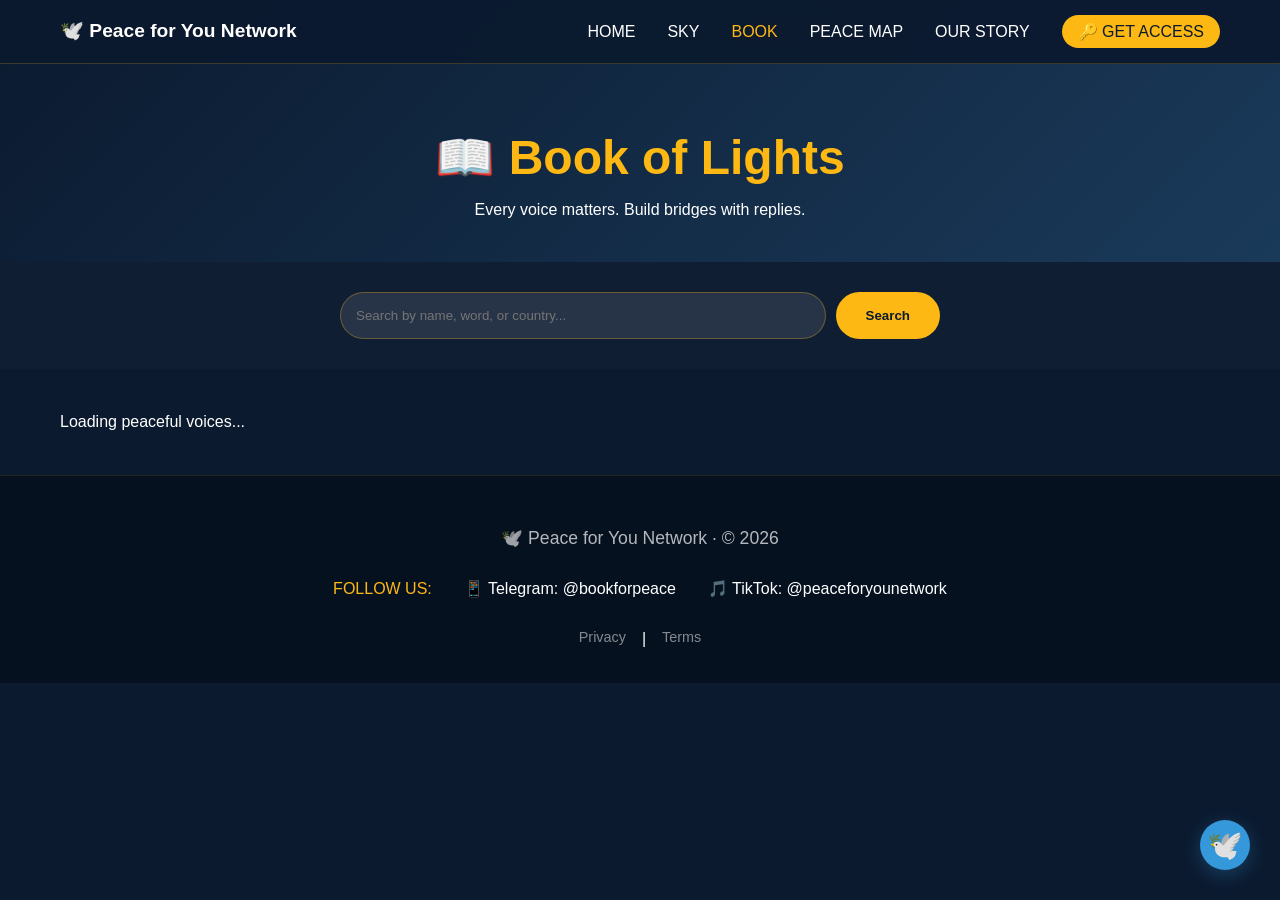
<file: book.html>
<!DOCTYPE html>
<html lang="en">
<head>
    <meta charset="UTF-8">
    <meta name="viewport" content="width=device-width, initial-scale=1.0">
    <title>Book of Lights - Peace for You Network</title>
    <link rel="stylesheet" href="style.css">
    <style>
        .book-header {
            text-align: center;
            padding: 120px 20px 40px;
            background: linear-gradient(135deg, #0B1A2F, #1a3a5a);
        }
        .book-title {
            font-size: 3rem;
            color: #FDB813;
        }
        .search-section {
            padding: 30px 20px;
            background: #0F1E33;
        }
        .search-container {
            max-width: 600px;
            margin: 0 auto;
            display: flex;
            gap: 10px;
        }
        .search-input {
            flex: 1;
            padding: 15px;
            background: rgba(255,255,255,0.1);
            border: 1px solid rgba(253,184,19,0.3);
            border-radius: 40px;
            color: white;
        }
        .search-btn {
            background: #FDB813;
            color: #0B1A2F;
            border: none;
            padding: 0 30px;
            border-radius: 40px;
            font-weight: 600;
            cursor: pointer;
        }
        .lights-container {
            max-width: 1200px;
            margin: 0 auto;
            padding: 40px 20px;
        }
        .lights-grid {
            display: grid;
            grid-template-columns: repeat(auto-fill, minmax(350px, 1fr));
            gap: 20px;
        }
        .light-card {
            background: rgba(255,255,255,0.03);
            border: 1px solid rgba(253,184,19,0.1);
            border-radius: 15px;
            padding: 1.5rem;
        }
        .light-card-header {
            display: flex;
            justify-content: space-between;
            margin-bottom: 10px;
        }
        .light-name {
            color: #FDB813;
            font-weight: 600;
        }
        .light-country {
            color: rgba(255,255,255,0.6);
        }
        .light-word {
            font-size: 1.5rem;
            margin: 15px 0;
            color: white;
            font-style: italic;
        }
        .light-type {
            display: inline-block;
            background: rgba(253,184,19,0.2);
            padding: 3px 10px;
            border-radius: 15px;
            font-size: 0.8rem;
            color: #FDB813;
        }
        .reply-section {
            margin-top: 20px;
            padding-top: 15px;
            border-top: 1px solid rgba(253,184,19,0.2);
        }
        .reply-btn {
            background: transparent;
            border: 1px solid #FDB813;
            color: #FDB813;
            padding: 8px 15px;
            border-radius: 20px;
            cursor: pointer;
            font-size: 0.9rem;
            transition: all 0.3s;
        }
        .reply-btn:hover {
            background: #FDB813;
            color: #0B1A2F;
        }
        .replies-list {
            margin-top: 15px;
            max-height: 200px;
            overflow-y: auto;
        }
        .reply-item {
            background: rgba(255,255,255,0.05);
            padding: 10px;
            border-radius: 10px;
            margin-bottom: 8px;
            font-size: 0.9rem;
        }
        .reply-author {
            color: #FDB813;
            font-size: 0.8rem;
        }
        .reply-message {
            color: white;
            margin: 5px 0;
        }
        .reply-time {
            color: rgba(255,255,255,0.4);
            font-size: 0.7rem;
        }
        .modal {
            position: fixed;
            top: 0;
            left: 0;
            width: 100%;
            height: 100%;
            background: rgba(0,0,0,0.9);
            display: none;
            align-items: center;
            justify-content: center;
            z-index: 2000;
        }
        .modal.active {
            display: flex;
        }
        .modal-content {
            background: #0B1A2F;
            border: 2px solid #FDB813;
            border-radius: 20px;
            padding: 30px;
            max-width: 500px;
            width: 90%;
        }
        .modal input, .modal textarea {
            width: 100%;
            padding: 12px;
            margin: 10px 0;
            background: rgba(255,255,255,0.1);
            border: 1px solid #FDB813;
            border-radius: 10px;
            color: white;
        }
        .modal-close {
            background: #FDB813;
            color: #0B1A2F;
            border: none;
            padding: 10px 20px;
            border-radius: 20px;
            cursor: pointer;
        }
    </style>
</head>
<body>
    <nav class="navbar">
        <div class="nav-container">
            <div class="logo">
                <span class="logo-text">🕊️ Peace for You Network</span>
            </div>
            <ul class="nav-menu">
                <li><a href="index.html">HOME</a></li>
                <li><a href="sky.html">SKY</a></li>
                <li><a href="book.html" class="active">BOOK</a></li>
                <li><a href="peace-map.html">PEACE MAP</a></li>
                <li><a href="our-story.html">OUR STORY</a></li>
                <li><a href="#" class="access-btn">🔑 GET ACCESS</a></li>
            </ul>
        </div>
    </nav>

    <header class="book-header">
        <h1 class="book-title">📖 Book of Lights</h1>
        <p>Every voice matters. Build bridges with replies.</p>
    </header>

    <section class="search-section">
        <div class="search-container">
            <input type="text" class="search-input" id="searchInput" placeholder="Search by name, word, or country...">
            <button class="search-btn" id="searchBtn">Search</button>
        </div>
    </section>

    <main class="lights-container">
        <div class="lights-grid" id="lightsGrid">
            <div class="loading">Loading peaceful voices...</div>
        </div>
    </main>

    <!-- Reply Modal -->
    <div class="modal" id="replyModal">
        <div class="modal-content">
            <h3 style="color:#FDB813; margin-bottom:20px;">🌉 Build a Peace Bridge</h3>
            <input type="text" id="replyName" placeholder="Your Name" value="Friend of Peace">
            <input type="email" id="replyEmail" placeholder="Your Email">
            <textarea id="replyMessage" placeholder="Your reply..." rows="3"></textarea>
            <div style="display:flex; gap:10px; justify-content:flex-end;">
                <button class="modal-close" onclick="closeReplyModal()">Cancel</button>
                <button class="reply-btn" id="sendReplyBtn">Send Reply</button>
            </div>
        </div>
    </div>

    <div class="ai-guide" id="aiGuide">
        <div class="guide-icon">🕊️</div>
    </div>

    <footer class="footer">
        <div class="container">
            <div class="footer-content">
                <div class="footer-logo">🕊️ Peace for You Network · © 2026</div>
                <div class="footer-social">
                    <span>FOLLOW US:</span>
                    <a href="https://t.me/bookforpeace">📱 Telegram: @bookforpeace</a>
                    <a href="https://tiktok.com/@peaceforyounetwork">🎵 TikTok: @peaceforyounetwork</a>
                </div>
                <div class="footer-links">
                    <a href="privacy.html">Privacy</a> | <a href="terms.html">Terms</a>
                </div>
            </div>
        </div>
    </footer>

    <script src="sky.js"></script>
    <script>
        let currentTokenId = null;

        // AI Guide
        document.getElementById('aiGuide').onclick = () => alert('🕊️ Peace begins with you.');

        // Load peace tokens
        async function loadPeaceTokens() {
            try {
                const response = await fetch('https://peaceforyou.bookforpeace.workers.dev');
                const result = await response.json();
                
                if (result.success && result.data.length > 0) {
                    const grid = document.getElementById('lightsGrid');
                    grid.innerHTML = '';
                    
                    result.data.forEach(token => {
                        const card = createTokenCard(token);
                        grid.appendChild(card);
                    });
                }
            } catch (error) {
                console.error('Error:', error);
            }
        }

        function createTokenCard(token) {
            const card = document.createElement('div');
            card.className = 'light-card';
            
            let displayName = token.full_name || token.family_name || token.group_name || 'Someone';
            if (token.person1_name && token.person2_name) {
                displayName = `${token.person1_name} & ${token.person2_name}`;
            }
            
            card.innerHTML = `
                <div class="light-card-header">
                    <span class="light-name">${displayName}</span>
                    <span class="light-country">${token.country || 'Earth'}</span>
                </div>
                <div class="light-word">"${token.word}"</div>
                <div class="light-type">${token.type}</div>
                <div class="reply-section">
                    <button class="reply-btn" onclick="openReplyModal(${token.id})">🌉 Build Bridge</button>
                    <div class="replies-list" id="replies-${token.id}"></div>
                </div>
            `;
            
            loadReplies(token.id);
            return card;
        }

        // Open reply modal
        window.openReplyModal = function(tokenId) {
            currentTokenId = tokenId;
            document.getElementById('replyModal').classList.add('active');
        };

        window.closeReplyModal = function() {
            document.getElementById('replyModal').classList.remove('active');
        };

        // Send reply
        document.getElementById('sendReplyBtn').onclick = async function() {
            const name = document.getElementById('replyName').value;
            const email = document.getElementById('replyEmail').value;
            const message = document.getElementById('replyMessage').value;
            
            if (!message) {
                alert('Please write a message');
                return;
            }
            
            // In real implementation, this would save to database
            alert('🌉 Bridge built! Your reply has been sent.');
            closeReplyModal();
            
            // Refresh replies
            if (currentTokenId) {
                loadReplies(currentTokenId);
            }
        };

        // Load replies (simulated for now)
        function loadReplies(tokenId) {
            const repliesDiv = document.getElementById(`replies-${tokenId}`);
            if (repliesDiv) {
                // In real implementation, fetch from database
                repliesDiv.innerHTML = `
                    <div class="reply-item">
                        <div class="reply-author">🌉 Peace Builder</div>
                        <div class="reply-message">Thank you for sharing your peace!</div>
                        <div class="reply-time">Just now</div>
                    </div>
                `;
            }
        }

        // Load on page load
        loadPeaceTokens();

        // Search
        document.getElementById('searchBtn').onclick = function() {
            const term = document.getElementById('searchInput').value.toLowerCase();
            const cards = document.querySelectorAll('.light-card');
            cards.forEach(card => {
                const text = card.textContent.toLowerCase();
                card.style.display = text.includes(term) ? 'block' : 'none';
            });
        };
    </script>
</body>
</html>
</file>
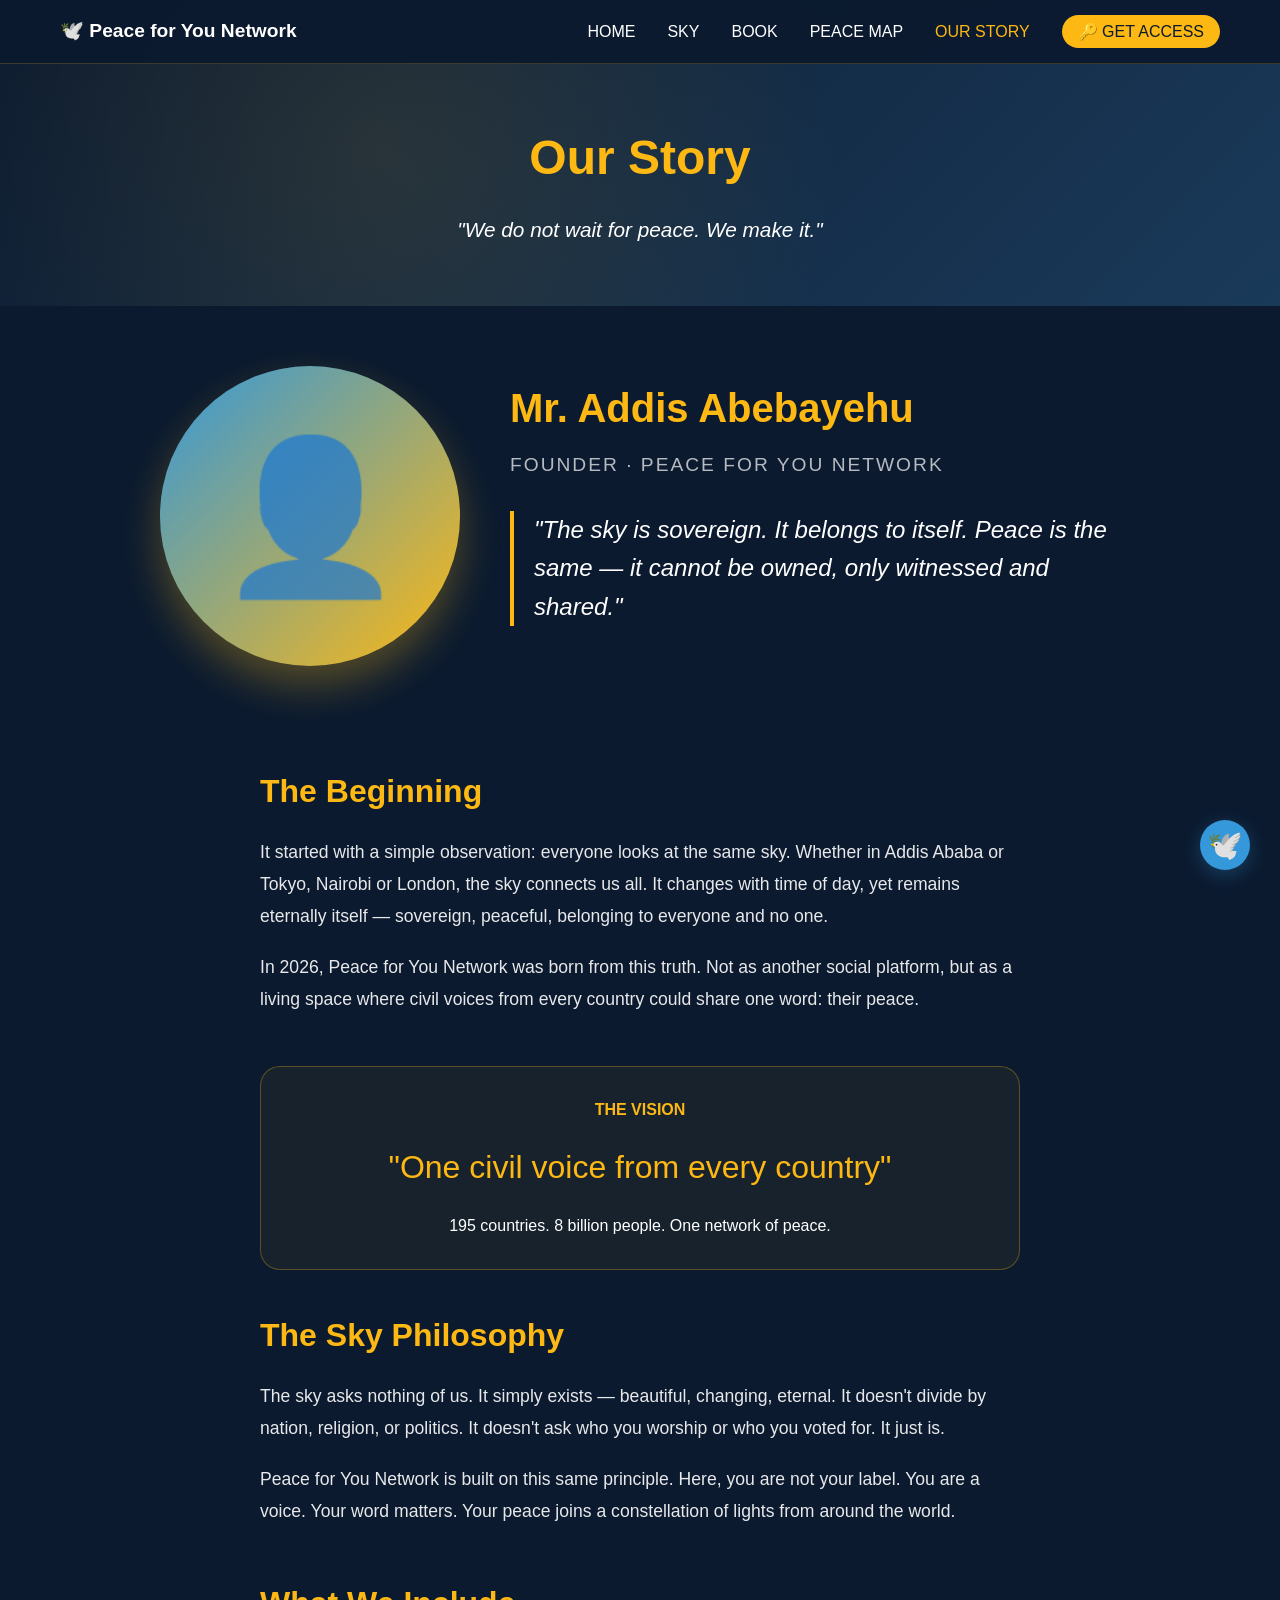
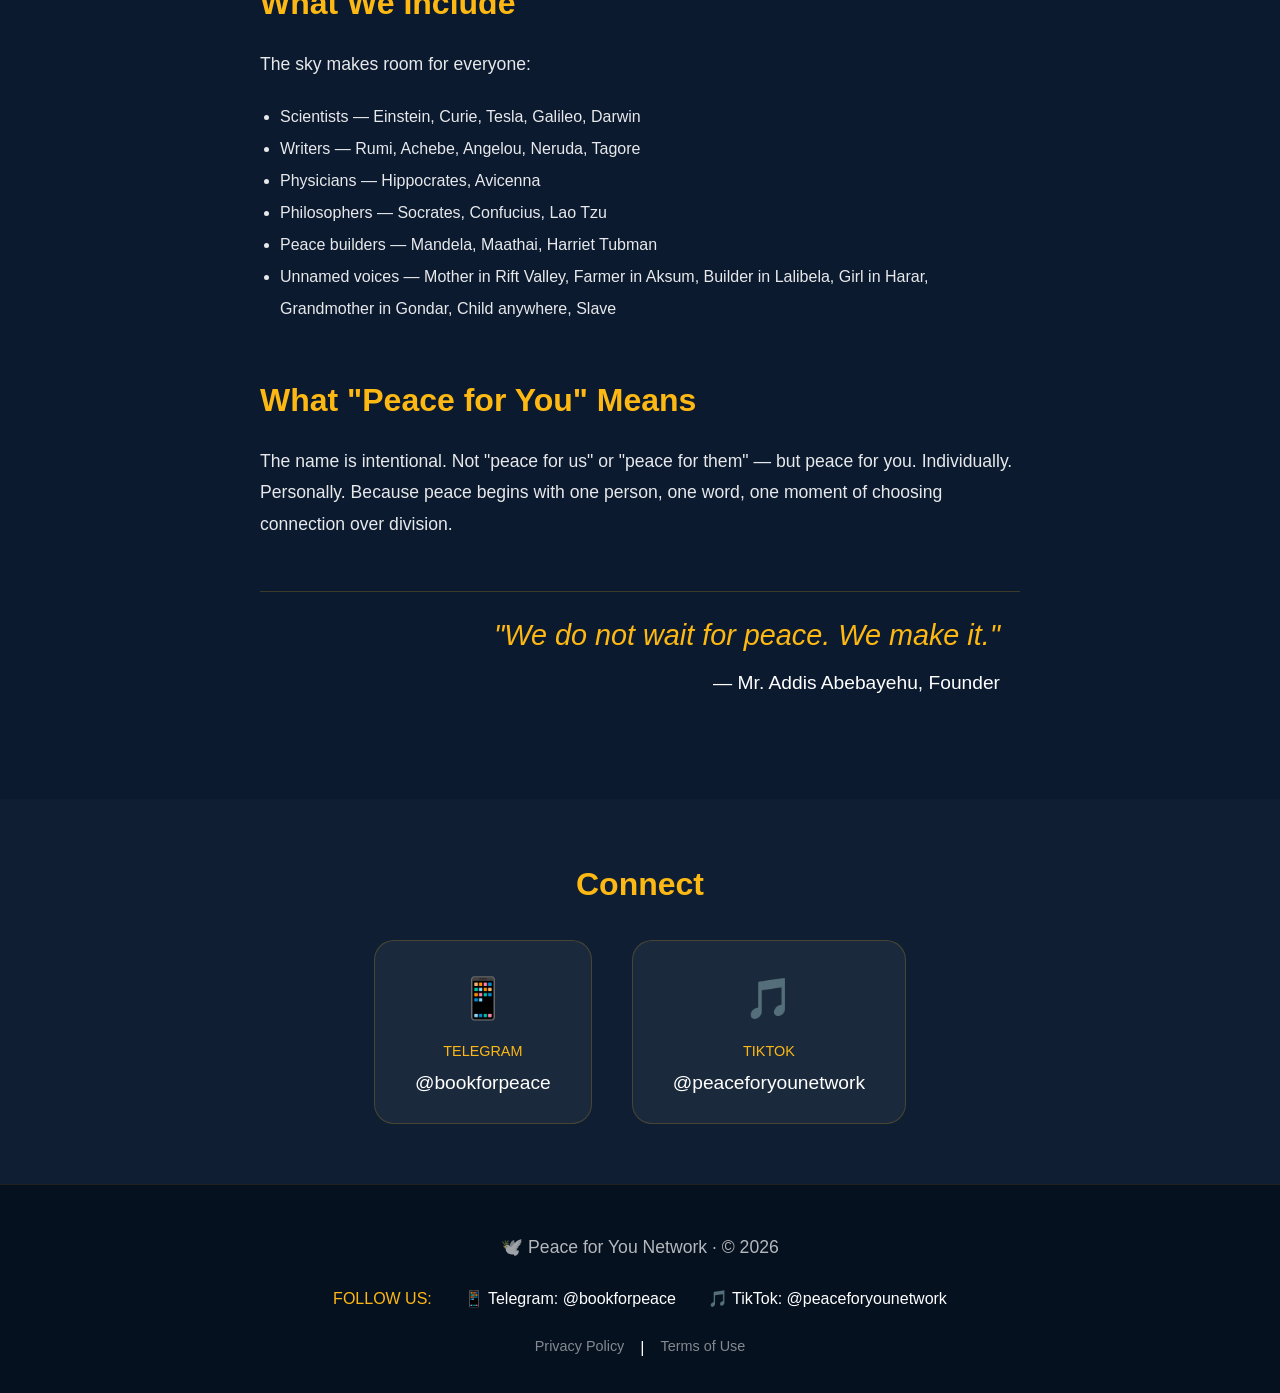
<file: our-story.html>
<!DOCTYPE html>
<html lang="en">
<head>
    <meta charset="UTF-8">
    <meta name="viewport" content="width=device-width, initial-scale=1.0">
    <title>Our Story - Peace for You Network</title>
    <link rel="stylesheet" href="style.css">
    <style>
        /* Our Story specific styles */
        .story-header {
            text-align: center;
            padding: 120px 20px 60px;
            background: linear-gradient(135deg, #0B1A2F, #1a3a5a);
            position: relative;
            overflow: hidden;
        }
        
        .story-header::before {
            content: '';
            position: absolute;
            top: 0;
            left: 0;
            right: 0;
            bottom: 0;
            background: radial-gradient(circle at 30% 50%, rgba(253,184,19,0.1) 0%, transparent 50%);
            pointer-events: none;
        }
        
        .story-title {
            font-size: 3rem;
            color: #FDB813;
            margin-bottom: 1rem;
            position: relative;
        }
        
        .story-subtitle {
            font-size: 1.3rem;
            color: white;
            max-width: 700px;
            margin: 0 auto;
            position: relative;
            font-style: italic;
        }
        
        .founder-section {
            max-width: 1000px;
            margin: 60px auto;
            padding: 0 20px;
            display: flex;
            gap: 50px;
            align-items: center;
            flex-wrap: wrap;
            justify-content: center;
        }
        
        .founder-image {
            width: 300px;
            height: 300px;
            background: linear-gradient(135deg, #3498DB, #FDB813);
            border-radius: 50%;
            display: flex;
            align-items: center;
            justify-content: center;
            font-size: 150px;
            box-shadow: 0 20px 40px rgba(253,184,19,0.3);
            position: relative;
            overflow: hidden;
        }
        
        .founder-image::after {
            content: '';
            position: absolute;
            top: 0;
            left: 0;
            right: 0;
            bottom: 0;
            background: linear-gradient(135deg, rgba(52,152,219,0.3), rgba(253,184,19,0.3));
        }
        
        .founder-info {
            flex: 1;
            min-width: 300px;
        }
        
        .founder-name {
            font-size: 2.5rem;
            color: #FDB813;
            margin-bottom: 10px;
        }
        
        .founder-title {
            font-size: 1.2rem;
            color: rgba(255,255,255,0.7);
            margin-bottom: 20px;
            letter-spacing: 2px;
        }
        
        .founder-quote {
            font-size: 1.5rem;
            font-style: italic;
            color: white;
            border-left: 4px solid #FDB813;
            padding-left: 20px;
            margin: 30px 0;
        }
        
        .story-content {
            max-width: 800px;
            margin: 0 auto;
            padding: 40px 20px;
        }
        
        .story-section {
            margin-bottom: 50px;
        }
        
        .story-section h2 {
            color: #FDB813;
            font-size: 2rem;
            margin-bottom: 20px;
        }
        
        .story-section p {
            color: rgba(255,255,255,0.9);
            line-height: 1.8;
            margin-bottom: 20px;
            font-size: 1.1rem;
        }
        
        .vision-box {
            background: rgba(253,184,19,0.05);
            border: 1px solid rgba(253,184,19,0.3);
            border-radius: 20px;
            padding: 30px;
            margin: 40px 0;
        }
        
        .vision-box .quote {
            font-size: 2rem;
            color: #FDB813;
            text-align: center;
            margin: 20px 0;
        }
        
        .contact-section {
            text-align: center;
            padding: 60px 20px;
            background: #0F1E33;
            margin-top: 40px;
        }
        
        .contact-title {
            color: #FDB813;
            font-size: 2rem;
            margin-bottom: 30px;
        }
        
        .contact-methods {
            display: flex;
            justify-content: center;
            gap: 40px;
            flex-wrap: wrap;
        }
        
        .contact-method {
            background: rgba(255,255,255,0.05);
            padding: 25px 40px;
            border-radius: 20px;
            border: 1px solid rgba(253,184,19,0.2);
        }
        
        .contact-icon {
            font-size: 2.5rem;
            margin-bottom: 10px;
        }
        
        .contact-label {
            color: #FDB813;
            font-size: 0.9rem;
            text-transform: uppercase;
            margin-bottom: 5px;
        }
        
        .contact-value {
            color: white;
            font-size: 1.2rem;
        }
        
        .signature {
            text-align: right;
            margin-top: 50px;
            padding: 20px;
            border-top: 1px solid rgba(253,184,19,0.2);
        }
        
        .signature-line {
            font-size: 1.8rem;
            color: #FDB813;
            font-style: italic;
            margin-bottom: 10px;
        }
        
        .signature-name {
            font-size: 1.2rem;
            color: white;
        }
        
        @media (max-width: 768px) {
            .story-title {
                font-size: 2.2rem;
            }
            
            .founder-image {
                width: 200px;
                height: 200px;
                font-size: 100px;
            }
            
            .founder-name {
                font-size: 2rem;
            }
            
            .contact-methods {
                gap: 20px;
            }
            
            .contact-method {
                padding: 15px 25px;
                width: 100%;
            }
        }
    </style>
</head>
<body>
    <!-- Navigation -->
    <nav class="navbar">
        <div class="nav-container">
            <div class="logo">
                <span class="logo-text">🕊️ Peace for You Network</span>
            </div>
            <ul class="nav-menu">
                <li><a href="index.html">HOME</a></li>
                <li><a href="sky.html">SKY</a></li>
                <li><a href="book.html">BOOK</a></li>
                <li><a href="peace-map.html">PEACE MAP</a></li>
                <li><a href="our-story.html" class="active">OUR STORY</a></li>
                <li><a href="#" class="access-btn">🔑 GET ACCESS</a></li>
            </ul>
        </div>
    </nav>

    <!-- Story Header -->
    <header class="story-header">
        <h1 class="story-title">Our Story</h1>
        <p class="story-subtitle">"We do not wait for peace. We make it."</p>
    </header>

    <!-- Founder Section -->
    <div class="founder-section">
        <div class="founder-image">
            👤
        </div>
        <div class="founder-info">
            <h2 class="founder-name">Mr. Addis Abebayehu</h2>
            <div class="founder-title">FOUNDER · PEACE FOR YOU NETWORK</div>
            <div class="founder-quote">
                "The sky is sovereign. It belongs to itself. Peace is the same — it cannot be owned, only witnessed and shared."
            </div>
        </div>
    </div>

    <!-- Story Content -->
    <div class="story-content">
        <!-- The Beginning -->
        <section class="story-section">
            <h2>The Beginning</h2>
            <p>
                It started with a simple observation: everyone looks at the same sky. Whether in Addis Ababa or Tokyo, Nairobi or London, the sky connects us all. It changes with time of day, yet remains eternally itself — sovereign, peaceful, belonging to everyone and no one.
            </p>
            <p>
                In 2026, Peace for You Network was born from this truth. Not as another social platform, but as a living space where civil voices from every country could share one word: their peace.
            </p>
        </section>

        <!-- Vision Box -->
        <div class="vision-box">
            <p style="text-align: center; color: #FDB813; font-weight: bold;">THE VISION</p>
            <div class="quote">"One civil voice from every country"</div>
            <p style="text-align: center;">
                195 countries. 8 billion people. One network of peace.
            </p>
        </div>

        <!-- The Philosophy -->
        <section class="story-section">
            <h2>The Sky Philosophy</h2>
            <p>
                The sky asks nothing of us. It simply exists — beautiful, changing, eternal. It doesn't divide by nation, religion, or politics. It doesn't ask who you worship or who you voted for. It just is.
            </p>
            <p>
                Peace for You Network is built on this same principle. Here, you are not your label. You are a voice. Your word matters. Your peace joins a constellation of lights from around the world.
            </p>
        </section>

        <!-- What We Include -->
        <section class="story-section">
            <h2>What We Include</h2>
            <p>
                The sky makes room for everyone:
            </p>
            <ul style="color: rgba(255,255,255,0.9); margin-left: 20px; line-height: 2;">
                <li>Scientists — Einstein, Curie, Tesla, Galileo, Darwin</li>
                <li>Writers — Rumi, Achebe, Angelou, Neruda, Tagore</li>
                <li>Physicians — Hippocrates, Avicenna</li>
                <li>Philosophers — Socrates, Confucius, Lao Tzu</li>
                <li>Peace builders — Mandela, Maathai, Harriet Tubman</li>
                <li>Unnamed voices — Mother in Rift Valley, Farmer in Aksum, Builder in Lalibela, Girl in Harar, Grandmother in Gondar, Child anywhere, Slave</li>
            </ul>
        </section>

        <!-- The Meaning -->
        <section class="story-section">
            <h2>What "Peace for You" Means</h2>
            <p>
                The name is intentional. Not "peace for us" or "peace for them" — but peace for you. Individually. Personally. Because peace begins with one person, one word, one moment of choosing connection over division.
            </p>
        </section>

        <!-- Signature -->
        <div class="signature">
            <div class="signature-line">"We do not wait for peace. We make it."</div>
            <div class="signature-name">— Mr. Addis Abebayehu, Founder</div>
        </div>
    </div>

    <!-- Contact Section (Simplified) -->
    <section class="contact-section">
        <h2 class="contact-title">Connect</h2>
        <div class="contact-methods">
            <div class="contact-method">
                <div class="contact-icon">📱</div>
                <div class="contact-label">Telegram</div>
                <div class="contact-value">@bookforpeace</div>
            </div>
            <div class="contact-method">
                <div class="contact-icon">🎵</div>
                <div class="contact-label">TikTok</div>
                <div class="contact-value">@peaceforyounetwork</div>
            </div>
        </div>
    </section>

    <!-- AI Peace Guide -->
    <div class="ai-guide" id="aiGuide">
        <div class="guide-icon">🕊️</div>
    </div>

    <!-- Footer -->
    <footer class="footer">
        <div class="container">
            <div class="footer-content">
                <div class="footer-logo">🕊️ Peace for You Network · © 2026</div>
                <div class="footer-social">
                    <span>FOLLOW US:</span>
                    <a href="https://t.me/bookforpeace" target="_blank">📱 Telegram: @bookforpeace</a>
                    <a href="https://tiktok.com/@peaceforyounetwork" target="_blank">🎵 TikTok: @peaceforyounetwork</a>
                </div>
                <div class="footer-links">
                    <a href="privacy.html">Privacy Policy</a> | <a href="terms.html">Terms of Use</a>
                </div>
            </div>
        </div>
    </footer>

    <script src="sky.js"></script>
</body>
</html>
</file>
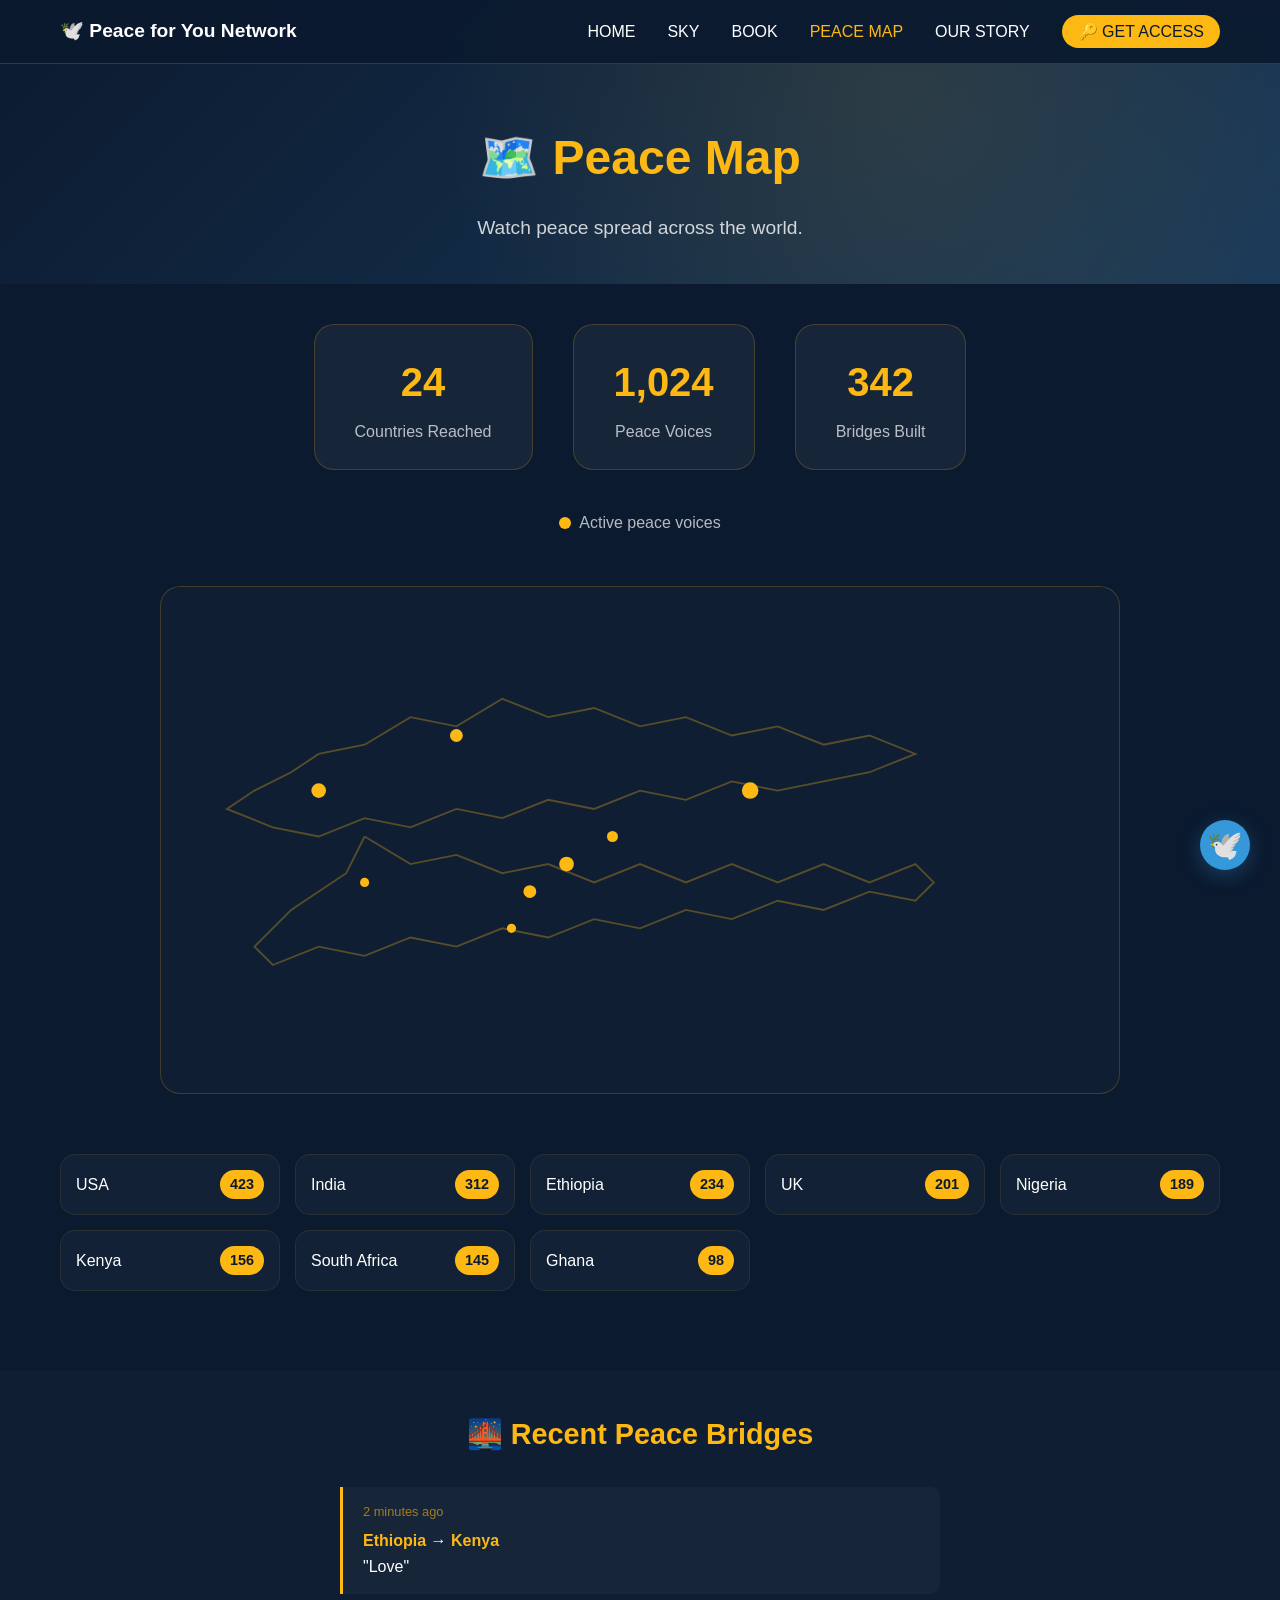
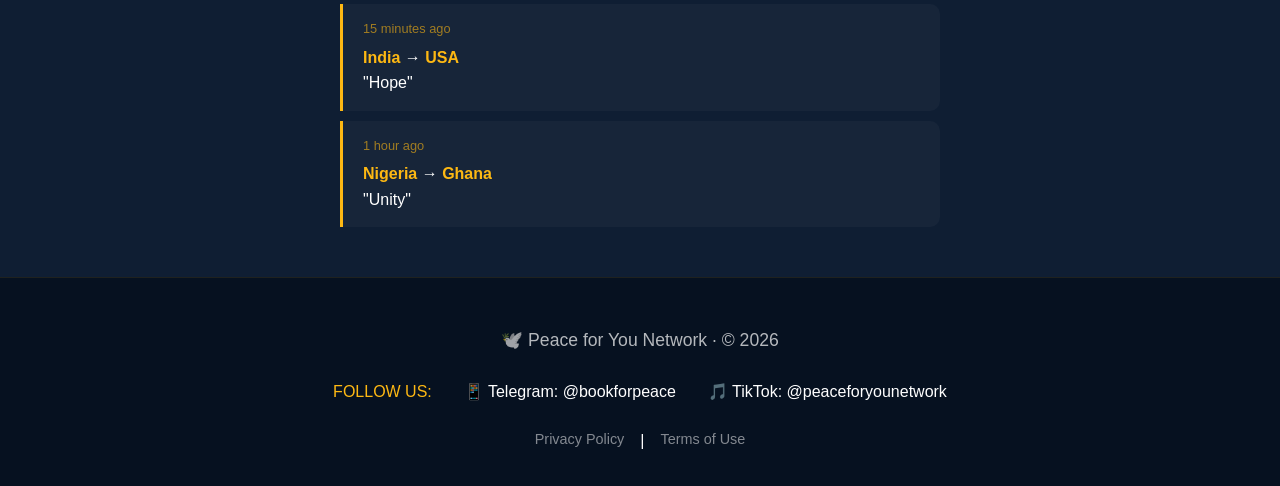
<file: peace-map.html>
<!DOCTYPE html>
<html lang="en">
<head>
    <meta charset="UTF-8">
    <meta name="viewport" content="width=device-width, initial-scale=1.0">
    <title>Peace Map - Peace for You Network</title>
    <link rel="stylesheet" href="style.css">
    <style>
        /* Peace Map specific styles */
        .map-header {
            text-align: center;
            padding: 120px 20px 40px;
            background: linear-gradient(135deg, #0B1A2F, #1a3a5a);
            position: relative;
            overflow: hidden;
        }
        
        .map-header::before {
            content: '';
            position: absolute;
            top: 0;
            left: 0;
            right: 0;
            bottom: 0;
            background: radial-gradient(circle at 70% 30%, rgba(253,184,19,0.1) 0%, transparent 50%);
            pointer-events: none;
        }
        
        .map-title {
            font-size: 3rem;
            color: #FDB813;
            margin-bottom: 1rem;
            position: relative;
        }
        
        .map-subtitle {
            font-size: 1.2rem;
            color: rgba(255,255,255,0.8);
            max-width: 600px;
            margin: 0 auto;
            position: relative;
        }
        
        .map-stats {
            display: flex;
            justify-content: center;
            gap: 40px;
            margin: 40px 20px;
            flex-wrap: wrap;
        }
        
        .stat-card {
            background: rgba(255,255,255,0.05);
            border: 1px solid rgba(253,184,19,0.2);
            border-radius: 20px;
            padding: 25px 40px;
            text-align: center;
            min-width: 150px;
        }
        
        .stat-number {
            font-size: 2.5rem;
            color: #FDB813;
            font-weight: bold;
        }
        
        .stat-label {
            color: rgba(255,255,255,0.7);
            margin-top: 5px;
        }
        
        .map-container {
            max-width: 1000px;
            margin: 0 auto;
            padding: 20px;
            position: relative;
        }
        
        .world-map {
            width: 100%;
            height: auto;
            background: #0F1E33;
            border-radius: 20px;
            padding: 20px;
            border: 1px solid rgba(253,184,19,0.2);
        }
        
        .map-svg {
            width: 100%;
            height: auto;
        }
        
        .country-dot {
            animation: pulse 2s infinite;
            cursor: pointer;
            transition: r 0.3s;
        }
        
        .country-dot:hover {
            r: 12;
        }
        
        @keyframes pulse {
            0% { r: 5; opacity: 0.8; }
            50% { r: 8; opacity: 1; }
            100% { r: 5; opacity: 0.8; }
        }
        
        .countries-grid {
            display: grid;
            grid-template-columns: repeat(auto-fill, minmax(200px, 1fr));
            gap: 15px;
            padding: 40px 20px;
            max-width: 1200px;
            margin: 0 auto;
        }
        
        .country-item {
            background: rgba(255,255,255,0.03);
            border: 1px solid rgba(253,184,19,0.1);
            border-radius: 15px;
            padding: 15px;
            display: flex;
            justify-content: space-between;
            align-items: center;
            transition: all 0.3s;
            cursor: pointer;
        }
        
        .country-item:hover {
            border-color: #FDB813;
            background: rgba(253,184,19,0.05);
            transform: translateY(-2px);
        }
        
        .country-name {
            color: white;
            font-weight: 500;
        }
        
        .country-count {
            background: #FDB813;
            color: #0B1A2F;
            padding: 3px 10px;
            border-radius: 20px;
            font-size: 0.9rem;
            font-weight: 600;
        }
        
        .map-legend {
            display: flex;
            justify-content: center;
            gap: 30px;
            margin: 30px 20px;
            flex-wrap: wrap;
        }
        
        .legend-item {
            display: flex;
            align-items: center;
            gap: 8px;
            color: rgba(255,255,255,0.7);
        }
        
        .legend-dot {
            width: 12px;
            height: 12px;
            border-radius: 50%;
            background: #FDB813;
            animation: pulse 2s infinite;
        }
        
        .recent-activity {
            background: #0F1E33;
            padding: 40px 20px;
            margin-top: 40px;
        }
        
        .activity-title {
            text-align: center;
            color: #FDB813;
            font-size: 1.8rem;
            margin-bottom: 30px;
        }
        
        .activity-feed {
            max-width: 600px;
            margin: 0 auto;
        }
        
        .activity-item {
            background: rgba(255,255,255,0.03);
            border-left: 3px solid #FDB813;
            padding: 15px 20px;
            margin-bottom: 10px;
            border-radius: 0 10px 10px 0;
        }
        
        .activity-time {
            color: rgba(253,184,19,0.6);
            font-size: 0.8rem;
            margin-bottom: 5px;
        }
        
        .activity-text {
            color: white;
        }
        
        .activity-text strong {
            color: #FDB813;
        }
        
        @media (max-width: 768px) {
            .map-title {
                font-size: 2.2rem;
            }
            
            .stat-card {
                padding: 15px 25px;
                min-width: 120px;
            }
            
            .stat-number {
                font-size: 2rem;
            }
        }
    </style>
</head>
<body>
    <!-- Navigation -->
    <nav class="navbar">
        <div class="nav-container">
            <div class="logo">
                <span class="logo-text">🕊️ Peace for You Network</span>
            </div>
            <ul class="nav-menu">
                <li><a href="index.html">HOME</a></li>
                <li><a href="sky.html">SKY</a></li>
                <li><a href="book.html">BOOK</a></li>
                <li><a href="peace-map.html" class="active">PEACE MAP</a></li>
                <li><a href="our-story.html">OUR STORY</a></li>
                <li><a href="#" class="access-btn">🔑 GET ACCESS</a></li>
            </ul>
        </div>
    </nav>

    <!-- Map Header -->
    <header class="map-header">
        <h1 class="map-title">🗺️ Peace Map</h1>
        <p class="map-subtitle">Watch peace spread across the world.</p>
    </header>

    <!-- Statistics -->
    <div class="map-stats">
        <div class="stat-card">
            <div class="stat-number">24</div>
            <div class="stat-label">Countries Reached</div>
        </div>
        <div class="stat-card">
            <div class="stat-number">1,024</div>
            <div class="stat-label">Peace Voices</div>
        </div>
        <div class="stat-card">
            <div class="stat-number">342</div>
            <div class="stat-label">Bridges Built</div>
        </div>
    </div>

    <!-- Map Legend -->
    <div class="map-legend">
        <div class="legend-item">
            <div class="legend-dot"></div>
            <span>Active peace voices</span>
        </div>
    </div>

    <!-- World Map -->
    <div class="map-container">
        <div class="world-map">
            <svg class="map-svg" viewBox="0 0 1000 500">
                <!-- Simple world map outline -->
                <path d="M200,150 L250,120 L300,130 L350,100 L400,120 L450,110 L500,130 L550,120 L600,140 L650,130 L700,150 L750,140 L800,160 L750,180 L700,190 L650,200 L600,190 L550,210 L500,200 L450,220 L400,210 L350,230 L300,220 L250,240 L200,230 L150,250 L100,240 L50,220 L80,200 L120,180 L150,160 L200,150" 
                      fill="none" stroke="rgba(253,184,19,0.3)" stroke-width="2"/>
                
                <path d="M200,250 L250,280 L300,270 L350,290 L400,280 L450,300 L500,280 L550,300 L600,280 L650,300 L700,280 L750,300 L800,280 L820,300 L800,320 L750,310 L700,330 L650,320 L600,340 L550,330 L500,350 L450,340 L400,360 L350,350 L300,370 L250,360 L200,380 L150,370 L100,390 L80,370 L100,350 L120,330 L150,310 L180,290 L200,250" 
                      fill="none" stroke="rgba(253,184,19,0.3)" stroke-width="2"/>
                
                <!-- Country dots -->
                <circle cx="420" cy="280" r="8" fill="#FDB813" class="country-dot" data-country="Ethiopia"/>
                <circle cx="470" cy="250" r="6" fill="#FDB813" class="country-dot" data-country="Kenya"/>
                <circle cx="380" cy="310" r="7" fill="#FDB813" class="country-dot" data-country="Nigeria"/>
                <circle cx="360" cy="350" r="5" fill="#FDB813" class="country-dot" data-country="South Africa"/>
                <circle cx="620" cy="200" r="9" fill="#FDB813" class="country-dot" data-country="India"/>
                <circle cx="150" cy="200" r="8" fill="#FDB813" class="country-dot" data-country="USA"/>
                <circle cx="300" cy="140" r="7" fill="#FDB813" class="country-dot" data-country="UK"/>
                <circle cx="200" cy="300" r="5" fill="#FDB813" class="country-dot" data-country="Brazil"/>
            </svg>
        </div>
    </div>

    <!-- Countries List -->
    <div class="countries-grid" id="countriesGrid"></div>

    <!-- Recent Activity -->
    <section class="recent-activity">
        <h2 class="activity-title">🌉 Recent Peace Bridges</h2>
        <div class="activity-feed" id="activityFeed"></div>
    </section>

    <!-- AI Peace Guide -->
    <div class="ai-guide" id="aiGuide">
        <div class="guide-icon">🕊️</div>
    </div>

    <!-- Footer -->
    <footer class="footer">
        <div class="container">
            <div class="footer-content">
                <div class="footer-logo">🕊️ Peace for You Network · © 2026</div>
                <div class="footer-social">
                    <span>FOLLOW US:</span>
                    <a href="https://t.me/bookforpeace" target="_blank">📱 Telegram: @bookforpeace</a>
                    <a href="https://tiktok.com/@peaceforyounetwork" target="_blank">🎵 TikTok: @peaceforyounetwork</a>
                </div>
                <div class="footer-links">
                    <a href="privacy.html">Privacy Policy</a> | <a href="terms.html">Terms of Use</a>
                </div>
            </div>
        </div>
    </footer>

    <script src="sky.js"></script>
    <script>
        document.addEventListener('DOMContentLoaded', function() {
            loadCountriesList();
            loadRecentActivity();
            setupMapInteractions();
        });

        function loadCountriesList() {
            const countries = [
                { name: 'Ethiopia', count: 234 },
                { name: 'Kenya', count: 156 },
                { name: 'Nigeria', count: 189 },
                { name: 'Ghana', count: 98 },
                { name: 'South Africa', count: 145 },
                { name: 'India', count: 312 },
                { name: 'USA', count: 423 },
                { name: 'UK', count: 201 }
            ];
            
            const grid = document.getElementById('countriesGrid');
            grid.innerHTML = '';
            
            countries.sort((a, b) => b.count - a.count).forEach(c => {
                const item = document.createElement('div');
                item.className = 'country-item';
                item.innerHTML = `<span class="country-name">${c.name}</span><span class="country-count">${c.count}</span>`;
                item.addEventListener('click', () => alert(`🌍 ${c.name}\n\n${c.count} peace voices`));
                grid.appendChild(item);
            });
        }

        function loadRecentActivity() {
            const activities = [
                { time: '2 minutes ago', from: 'Ethiopia', to: 'Kenya', word: 'Love' },
                { time: '15 minutes ago', from: 'India', to: 'USA', word: 'Hope' },
                { time: '1 hour ago', from: 'Nigeria', to: 'Ghana', word: 'Unity' }
            ];
            
            const feed = document.getElementById('activityFeed');
            feed.innerHTML = '';
            
            activities.forEach(a => {
                const item = document.createElement('div');
                item.className = 'activity-item';
                item.innerHTML = `
                    <div class="activity-time">${a.time}</div>
                    <div class="activity-text"><strong>${a.from}</strong> → <strong>${a.to}</strong><br>"${a.word}"</div>
                `;
                feed.appendChild(item);
            });
        }

        function setupMapInteractions() {
            document.querySelectorAll('.country-dot').forEach(dot => {
                dot.addEventListener('click', function() {
                    alert(`🗺️ ${this.getAttribute('data-country')}\n\nPeace voices from this country coming soon.`);
                });
            });
        }
    </script>
</body>
</html>
</file>
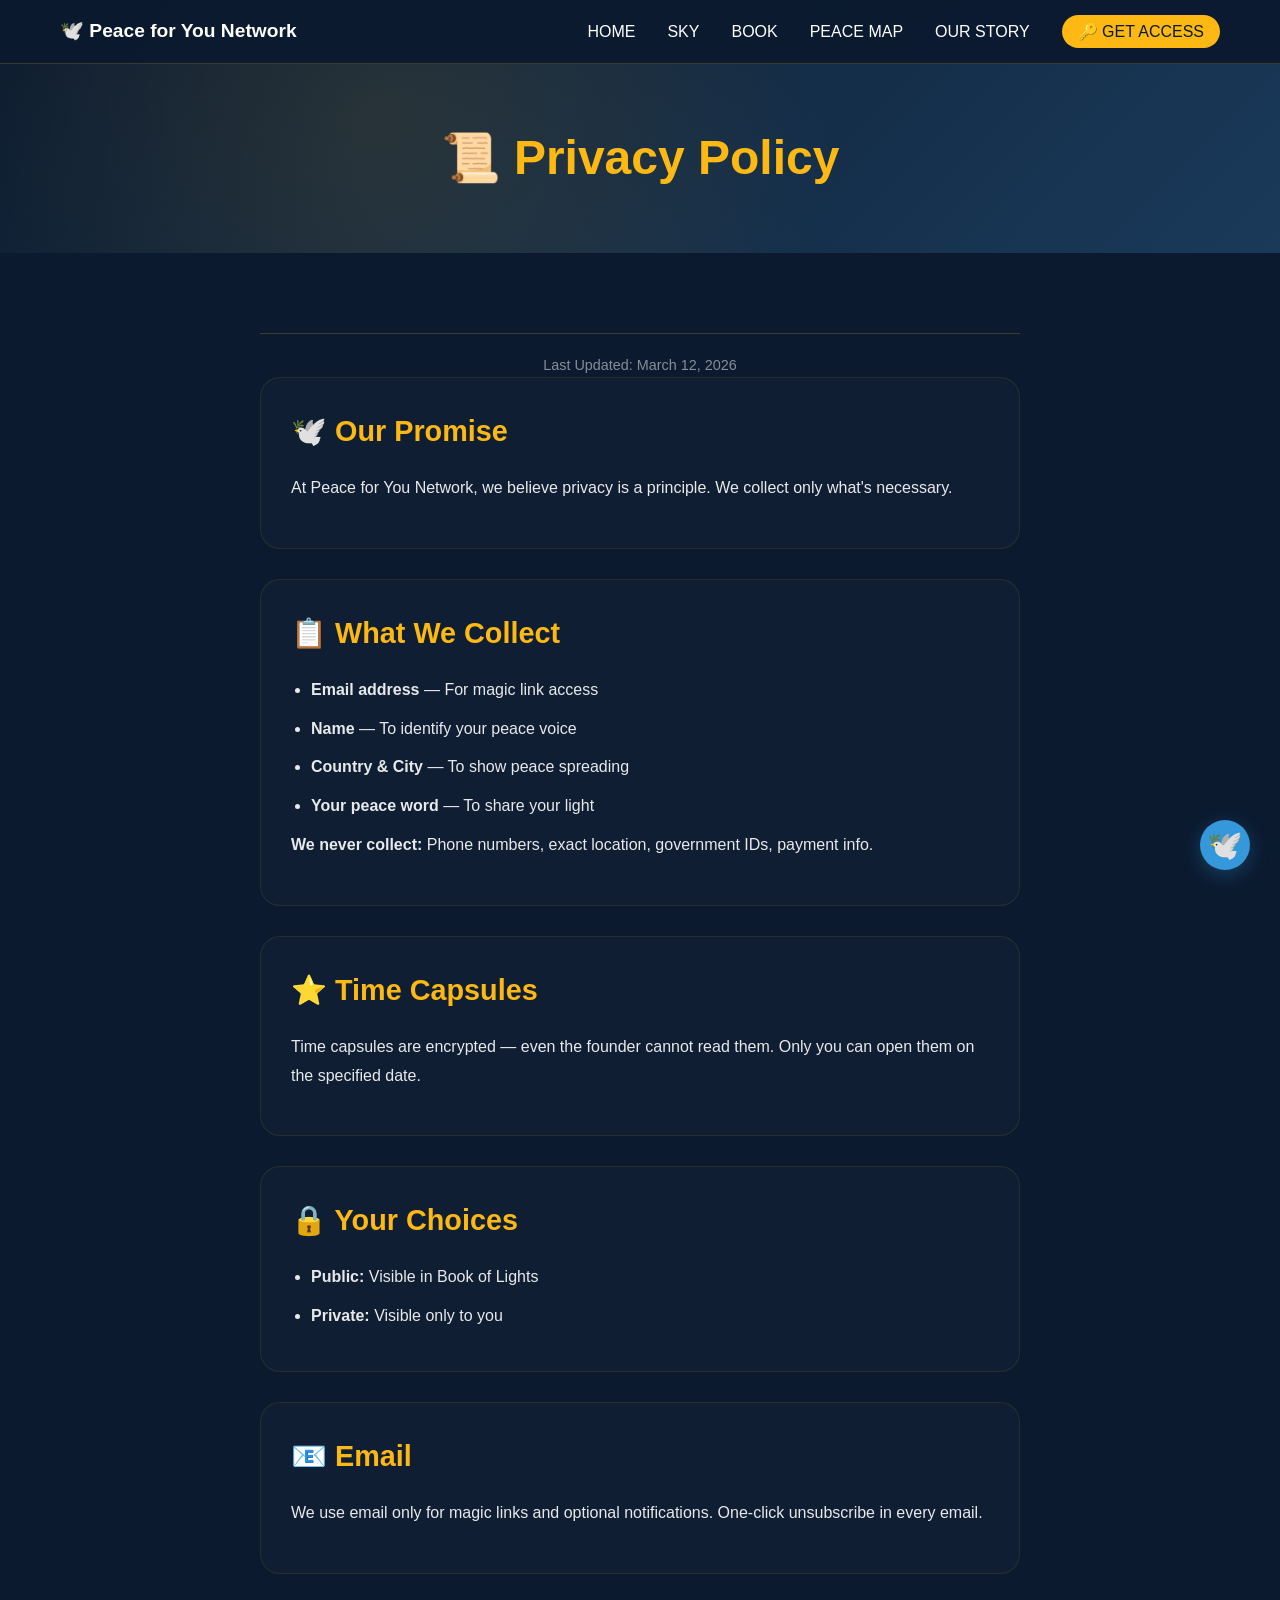
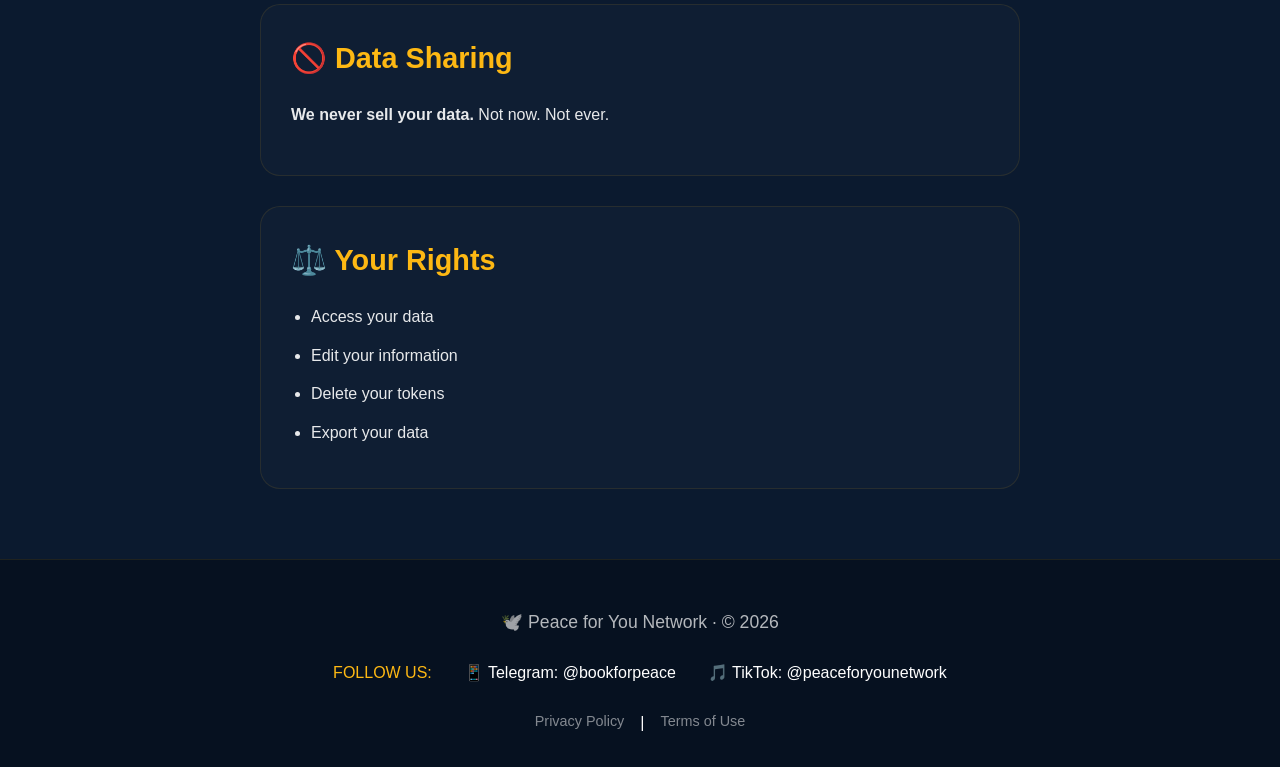
<file: privacy.html>
<!DOCTYPE html>
<html lang="en">
<head>
    <meta charset="UTF-8">
    <meta name="viewport" content="width=device-width, initial-scale=1.0">
    <title>Privacy Policy - Peace for You Network</title>
    <link rel="stylesheet" href="style.css">
    <style>
        .privacy-header {
            text-align: center;
            padding: 120px 20px 40px;
            background: linear-gradient(135deg, #0B1A2F, #1a3a5a);
            position: relative;
            overflow: hidden;
        }
        
        .privacy-header::before {
            content: '';
            position: absolute;
            top: 0;
            left: 0;
            right: 0;
            bottom: 0;
            background: radial-gradient(circle at 30% 50%, rgba(253,184,19,0.1) 0%, transparent 50%);
            pointer-events: none;
        }
        
        .privacy-title {
            font-size: 3rem;
            color: #FDB813;
            margin-bottom: 1rem;
            position: relative;
        }
        
        .privacy-content {
            max-width: 800px;
            margin: 0 auto;
            padding: 40px 20px;
        }
        
        .policy-section {
            background: rgba(255,255,255,0.02);
            border: 1px solid rgba(253,184,19,0.1);
            border-radius: 20px;
            padding: 30px;
            margin-bottom: 30px;
        }
        
        .policy-section h2 {
            color: #FDB813;
            font-size: 1.8rem;
            margin-bottom: 20px;
        }
        
        .policy-section p {
            color: rgba(255,255,255,0.9);
            line-height: 1.8;
            margin-bottom: 15px;
        }
        
        .policy-section ul {
            color: rgba(255,255,255,0.9);
            margin-left: 20px;
            line-height: 1.8;
        }
        
        .policy-section li {
            margin-bottom: 10px;
        }
        
        .last-updated {
            text-align: center;
            color: rgba(255,255,255,0.5);
            font-size: 0.9rem;
            margin-top: 40px;
            padding-top: 20px;
            border-top: 1px solid rgba(253,184,19,0.2);
        }
        
        @media (max-width: 768px) {
            .privacy-title {
                font-size: 2.2rem;
            }
        }
    </style>
</head>
<body>
    <!-- Navigation -->
    <nav class="navbar">
        <div class="nav-container">
            <div class="logo">
                <span class="logo-text">🕊️ Peace for You Network</span>
            </div>
            <ul class="nav-menu">
                <li><a href="index.html">HOME</a></li>
                <li><a href="sky.html">SKY</a></li>
                <li><a href="book.html">BOOK</a></li>
                <li><a href="peace-map.html">PEACE MAP</a></li>
                <li><a href="our-story.html">OUR STORY</a></li>
                <li><a href="#" class="access-btn">🔑 GET ACCESS</a></li>
            </ul>
        </div>
    </nav>

    <!-- Privacy Header -->
    <header class="privacy-header">
        <h1 class="privacy-title">📜 Privacy Policy</h1>
    </header>

    <!-- Privacy Content -->
    <main class="privacy-content">
        <div class="last-updated">Last Updated: March 12, 2026</div>

        <section class="policy-section">
            <h2>🕊️ Our Promise</h2>
            <p>At Peace for You Network, we believe privacy is a principle. We collect only what's necessary.</p>
        </section>

        <section class="policy-section">
            <h2>📋 What We Collect</h2>
            <ul>
                <li><strong>Email address</strong> — For magic link access</li>
                <li><strong>Name</strong> — To identify your peace voice</li>
                <li><strong>Country & City</strong> — To show peace spreading</li>
                <li><strong>Your peace word</strong> — To share your light</li>
            </ul>
            <p><strong>We never collect:</strong> Phone numbers, exact location, government IDs, payment info.</p>
        </section>

        <section class="policy-section">
            <h2>⭐ Time Capsules</h2>
            <p>Time capsules are encrypted — even the founder cannot read them. Only you can open them on the specified date.</p>
        </section>

        <section class="policy-section">
            <h2>🔒 Your Choices</h2>
            <ul>
                <li><strong>Public:</strong> Visible in Book of Lights</li>
                <li><strong>Private:</strong> Visible only to you</li>
            </ul>
        </section>

        <section class="policy-section">
            <h2>📧 Email</h2>
            <p>We use email only for magic links and optional notifications. One-click unsubscribe in every email.</p>
        </section>

        <section class="policy-section">
            <h2>🚫 Data Sharing</h2>
            <p><strong>We never sell your data.</strong> Not now. Not ever.</p>
        </section>

        <section class="policy-section">
            <h2>⚖️ Your Rights</h2>
            <ul>
                <li>Access your data</li>
                <li>Edit your information</li>
                <li>Delete your tokens</li>
                <li>Export your data</li>
            </ul>
        </section>
    </main>

    <!-- AI Peace Guide -->
    <div class="ai-guide" id="aiGuide">
        <div class="guide-icon">🕊️</div>
    </div>

    <!-- Footer -->
    <footer class="footer">
        <div class="container">
            <div class="footer-content">
                <div class="footer-logo">🕊️ Peace for You Network · © 2026</div>
                <div class="footer-social">
                    <span>FOLLOW US:</span>
                    <a href="https://t.me/bookforpeace" target="_blank">📱 Telegram: @bookforpeace</a>
                    <a href="https://tiktok.com/@peaceforyounetwork" target="_blank">🎵 TikTok: @peaceforyounetwork</a>
                </div>
                <div class="footer-links">
                    <a href="privacy.html" class="active">Privacy Policy</a> | <a href="terms.html">Terms of Use</a>
                </div>
            </div>
        </div>
    </footer>

    <script src="sky.js"></script>
</body>
</html>
</file>
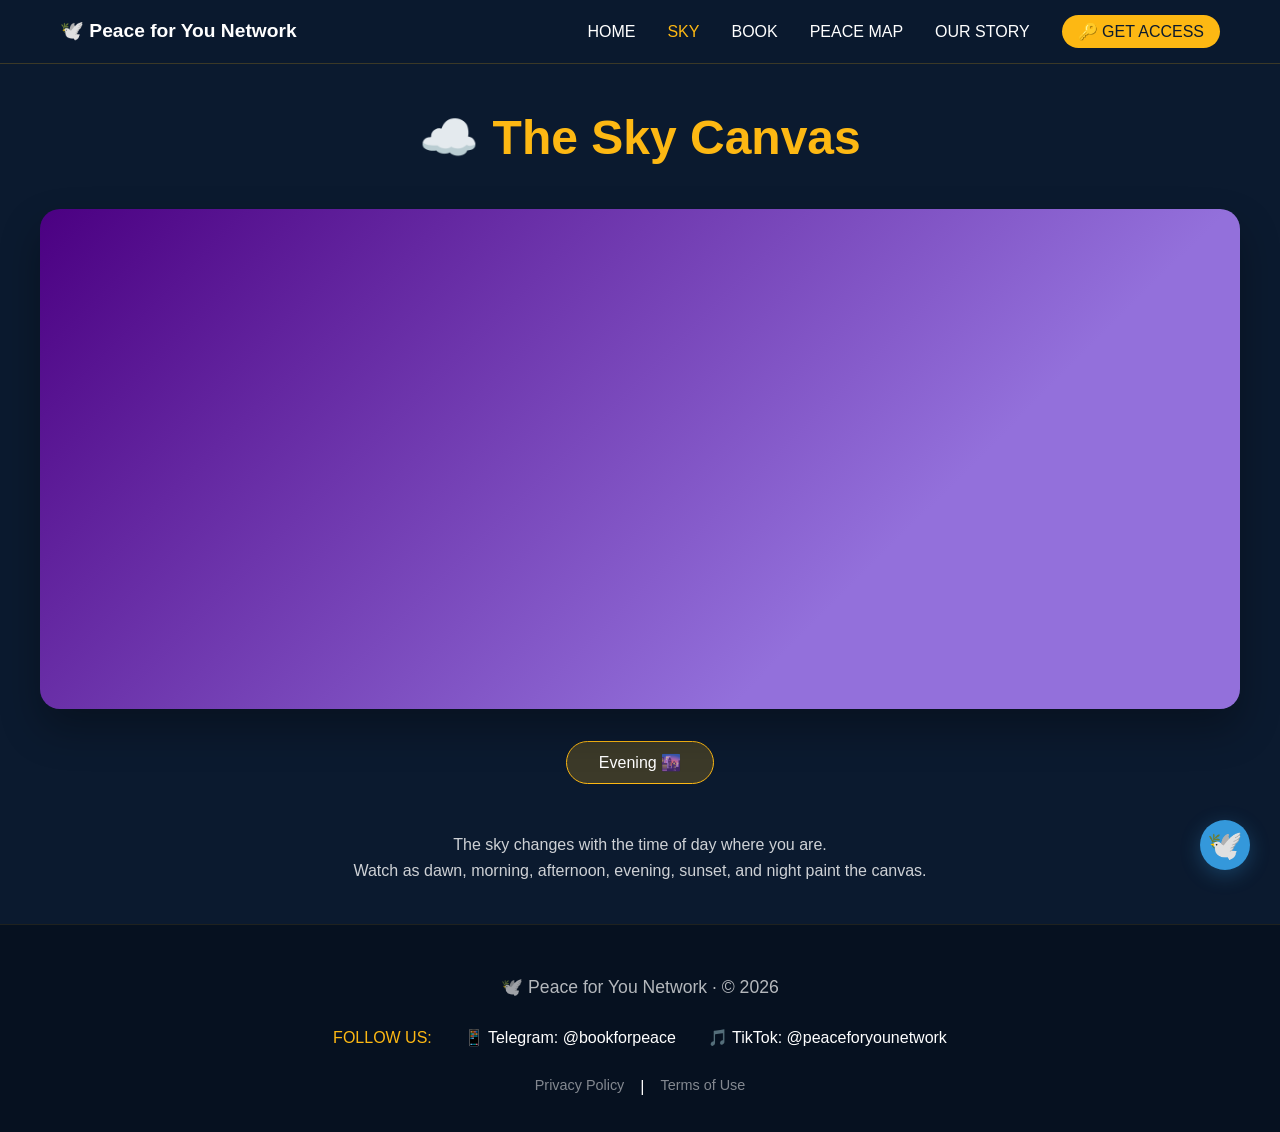
<file: sky.html>
<!DOCTYPE html>
<html lang="en">
<head>
    <meta charset="UTF-8">
    <meta name="viewport" content="width=device-width, initial-scale=1.0">
    <title>Sky Canvas - Peace for You Network</title>
    <link rel="stylesheet" href="style.css">
    <style>
        .sky-full {
            min-height: 100vh;
            padding: 100px 20px 40px;
            background: #0B1A2F;
        }
        .sky-container {
            max-width: 1200px;
            margin: 0 auto;
        }
        .sky-title {
            font-size: 3rem;
            color: #FDB813;
            text-align: center;
            margin-bottom: 2rem;
        }
        .sky-canvas {
            height: 500px;
            border-radius: 20px;
            position: relative;
            overflow: hidden;
            box-shadow: 0 20px 40px rgba(0,0,0,0.3);
        }
        .time-indicator {
            text-align: center;
            margin: 2rem 0;
            color: white;
        }
        .time-badge {
            background: rgba(253,184,19,0.2);
            border: 1px solid #FDB813;
            padding: 0.5rem 2rem;
            border-radius: 40px;
            display: inline-block;
        }
        .sky-info {
            margin-top: 3rem;
            text-align: center;
            color: rgba(255,255,255,0.8);
        }
        @media (max-width: 768px) {
            .sky-title { font-size: 2.2rem; }
            .sky-canvas { height: 300px; }
        }
    </style>
</head>
<body>
    <nav class="navbar">
        <div class="nav-container">
            <div class="logo">
                <span class="logo-text">🕊️ Peace for You Network</span>
            </div>
            <ul class="nav-menu">
                <li><a href="index.html">HOME</a></li>
                <li><a href="sky.html" class="active">SKY</a></li>
                <li><a href="book.html">BOOK</a></li>
                <li><a href="peace-map.html">PEACE MAP</a></li>
                <li><a href="our-story.html">OUR STORY</a></li>
                <li><a href="#" class="access-btn">🔑 GET ACCESS</a></li>
            </ul>
        </div>
    </nav>

    <main class="sky-full">
        <div class="sky-container">
            <h1 class="sky-title">☁️ The Sky Canvas</h1>
            
            <div class="sky-canvas" id="fullSky"></div>
            
            <div class="time-indicator">
                <span class="time-badge" id="currentTime">Live Sky</span>
            </div>
            
            <div class="sky-info">
                <p>The sky changes with the time of day where you are.</p>
                <p>Watch as dawn, morning, afternoon, evening, sunset, and night paint the canvas.</p>
            </div>
        </div>
    </main>

    <div class="ai-guide" id="aiGuide">
        <div class="guide-icon">🕊️</div>
    </div>

    <footer class="footer">
        <div class="container">
            <div class="footer-content">
                <div class="footer-logo">🕊️ Peace for You Network · © 2026</div>
                <div class="footer-social">
                    <span>FOLLOW US:</span>
                    <a href="https://t.me/bookforpeace" target="_blank">📱 Telegram: @bookforpeace</a>
                    <a href="https://tiktok.com/@peaceforyounetwork" target="_blank">🎵 TikTok: @peaceforyounetwork</a>
                </div>
                <div class="footer-links">
                    <a href="privacy.html">Privacy Policy</a> | <a href="terms.html">Terms of Use</a>
                </div>
            </div>
        </div>
    </footer>

    <script src="sky.js"></script>
    <script>
        document.addEventListener('DOMContentLoaded', function() {
            const fullSky = document.getElementById('fullSky');
            if (fullSky) fullSky.classList.add('sky-canvas');
            
            const timeDisplay = document.getElementById('currentTime');
            if (window.skyAPI) {
                const times = {
                    'dawn': 'Dawn 🌅',
                    'morning': 'Morning ☀️',
                    'afternoon': 'Afternoon 🌤️',
                    'evening': 'Evening 🌆',
                    'sunset': 'Sunset 🌇',
                    'night': 'Night 🌙'
                };
                const current = window.skyAPI.getTimeOfDay();
                if (timeDisplay) timeDisplay.textContent = times[current] || 'Live Sky';
                
                setInterval(() => {
                    const updated = window.skyAPI.getTimeOfDay();
                    timeDisplay.textContent = times[updated] || 'Live Sky';
                }, 60000);
            }
        });
    </script>
</body>
</html>
</file>
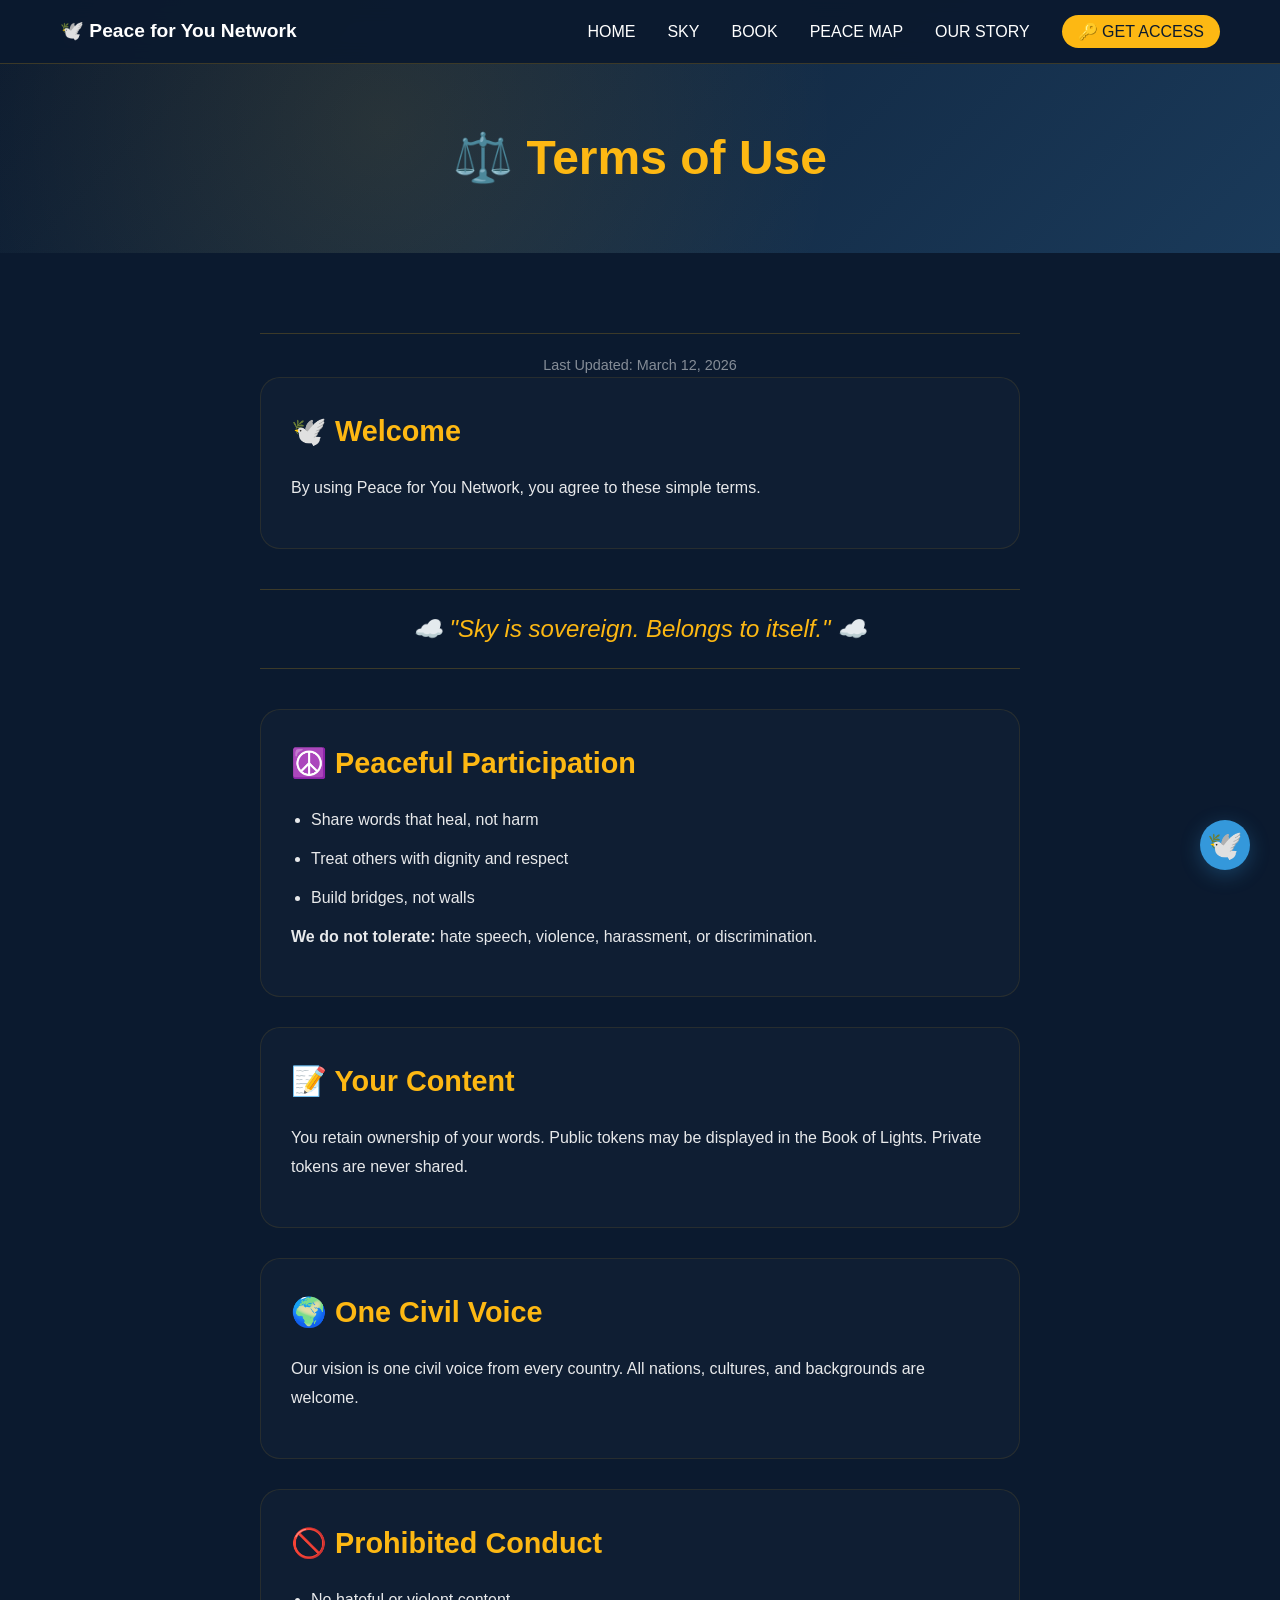
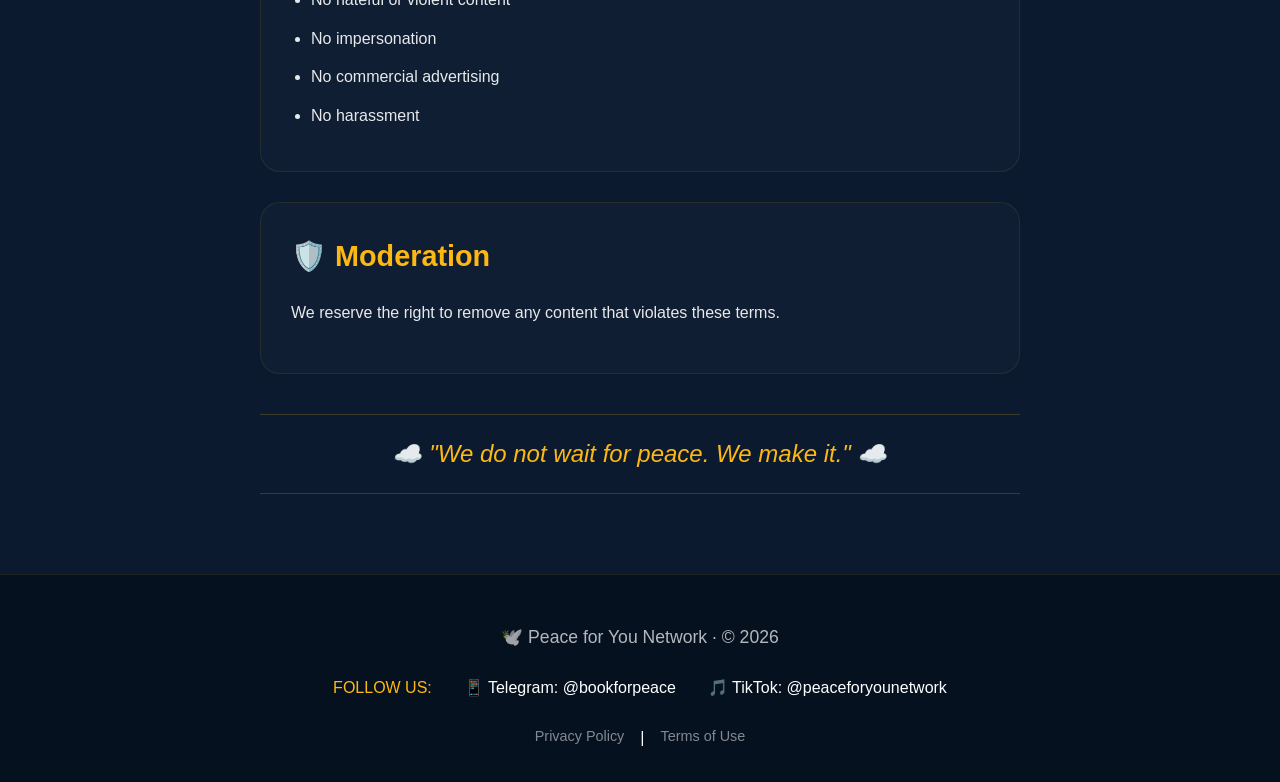
<file: terms.html>
<!DOCTYPE html>
<html lang="en">
<head>
    <meta charset="UTF-8">
    <meta name="viewport" content="width=device-width, initial-scale=1.0">
    <title>Terms of Use - Peace for You Network</title>
    <link rel="stylesheet" href="style.css">
    <style>
        .terms-header {
            text-align: center;
            padding: 120px 20px 40px;
            background: linear-gradient(135deg, #0B1A2F, #1a3a5a);
            position: relative;
            overflow: hidden;
        }
        
        .terms-header::before {
            content: '';
            position: absolute;
            top: 0;
            left: 0;
            right: 0;
            bottom: 0;
            background: radial-gradient(circle at 30% 50%, rgba(253,184,19,0.1) 0%, transparent 50%);
            pointer-events: none;
        }
        
        .terms-title {
            font-size: 3rem;
            color: #FDB813;
            margin-bottom: 1rem;
            position: relative;
        }
        
        .terms-content {
            max-width: 800px;
            margin: 0 auto;
            padding: 40px 20px;
        }
        
        .terms-section {
            background: rgba(255,255,255,0.02);
            border: 1px solid rgba(253,184,19,0.1);
            border-radius: 20px;
            padding: 30px;
            margin-bottom: 30px;
        }
        
        .terms-section h2 {
            color: #FDB813;
            font-size: 1.8rem;
            margin-bottom: 20px;
        }
        
        .terms-section p {
            color: rgba(255,255,255,0.9);
            line-height: 1.8;
            margin-bottom: 15px;
        }
        
        .terms-section ul {
            color: rgba(255,255,255,0.9);
            margin-left: 20px;
            line-height: 1.8;
        }
        
        .terms-section li {
            margin-bottom: 10px;
        }
        
        .sky-quote {
            text-align: center;
            font-size: 1.5rem;
            color: #FDB813;
            font-style: italic;
            margin: 40px 0;
            padding: 20px;
            border-top: 1px solid rgba(253,184,19,0.2);
            border-bottom: 1px solid rgba(253,184,19,0.2);
        }
        
        .last-updated {
            text-align: center;
            color: rgba(255,255,255,0.5);
            font-size: 0.9rem;
            margin-top: 40px;
            padding-top: 20px;
            border-top: 1px solid rgba(253,184,19,0.2);
        }
        
        @media (max-width: 768px) {
            .terms-title {
                font-size: 2.2rem;
            }
        }
    </style>
</head>
<body>
    <!-- Navigation -->
    <nav class="navbar">
        <div class="nav-container">
            <div class="logo">
                <span class="logo-text">🕊️ Peace for You Network</span>
            </div>
            <ul class="nav-menu">
                <li><a href="index.html">HOME</a></li>
                <li><a href="sky.html">SKY</a></li>
                <li><a href="book.html">BOOK</a></li>
                <li><a href="peace-map.html">PEACE MAP</a></li>
                <li><a href="our-story.html">OUR STORY</a></li>
                <li><a href="#" class="access-btn">🔑 GET ACCESS</a></li>
            </ul>
        </div>
    </nav>

    <!-- Terms Header -->
    <header class="terms-header">
        <h1 class="terms-title">⚖️ Terms of Use</h1>
    </header>

    <!-- Terms Content -->
    <main class="terms-content">
        <div class="last-updated">Last Updated: March 12, 2026</div>

        <section class="terms-section">
            <h2>🕊️ Welcome</h2>
            <p>By using Peace for You Network, you agree to these simple terms.</p>
        </section>

        <div class="sky-quote">☁️ "Sky is sovereign. Belongs to itself." ☁️</div>

        <section class="terms-section">
            <h2>☮️ Peaceful Participation</h2>
            <ul>
                <li>Share words that heal, not harm</li>
                <li>Treat others with dignity and respect</li>
                <li>Build bridges, not walls</li>
            </ul>
            <p><strong>We do not tolerate:</strong> hate speech, violence, harassment, or discrimination.</p>
        </section>

        <section class="terms-section">
            <h2>📝 Your Content</h2>
            <p>You retain ownership of your words. Public tokens may be displayed in the Book of Lights. Private tokens are never shared.</p>
        </section>

        <section class="terms-section">
            <h2>🌍 One Civil Voice</h2>
            <p>Our vision is one civil voice from every country. All nations, cultures, and backgrounds are welcome.</p>
        </section>

        <section class="terms-section">
            <h2>🚫 Prohibited Conduct</h2>
            <ul>
                <li>No hateful or violent content</li>
                <li>No impersonation</li>
                <li>No commercial advertising</li>
                <li>No harassment</li>
            </ul>
        </section>

        <section class="terms-section">
            <h2>🛡️ Moderation</h2>
            <p>We reserve the right to remove any content that violates these terms.</p>
        </section>

        <div class="sky-quote">☁️ "We do not wait for peace. We make it." ☁️</div>
    </main>

    <!-- AI Peace Guide -->
    <div class="ai-guide" id="aiGuide">
        <div class="guide-icon">🕊️</div>
    </div>

    <!-- Footer -->
    <footer class="footer">
        <div class="container">
            <div class="footer-content">
                <div class="footer-logo">🕊️ Peace for You Network · © 2026</div>
                <div class="footer-social">
                    <span>FOLLOW US:</span>
                    <a href="https://t.me/bookforpeace" target="_blank">📱 Telegram: @bookforpeace</a>
                    <a href="https://tiktok.com/@peaceforyounetwork" target="_blank">🎵 TikTok: @peaceforyounetwork</a>
                </div>
                <div class="footer-links">
                    <a href="privacy.html">Privacy Policy</a> | <a href="terms.html" class="active">Terms of Use</a>
                </div>
            </div>
        </div>
    </footer>

    <script src="sky.js"></script>
</body>
</html>
</file>
<file: style.css>
/* ===== PEACE FOR YOU NETWORK - MAIN STYLESHEET ===== */
/* Colors: Blue #3498DB | Gold #FDB813 */

/* ===== RESET & BASE ===== */
* {
    margin: 0;
    padding: 0;
    box-sizing: border-box;
}

body {
    font-family: 'Inter', -apple-system, BlinkMacSystemFont, 'Segoe UI', Roboto, sans-serif;
    background: #0B1A2F;
    color: #FFFFFF;
    line-height: 1.6;
    overflow-x: hidden;
}

.container {
    max-width: 1200px;
    margin: 0 auto;
    padding: 0 20px;
}

/* ===== TYPOGRAPHY ===== */
.gold-text {
    color: #FDB813;
}

.section-title {
    font-size: 2.5rem;
    margin-bottom: 2rem;
    text-align: center;
    color: #FFFFFF;
}

.section-header {
    display: flex;
    justify-content: space-between;
    align-items: center;
    margin-bottom: 1.5rem;
    flex-wrap: wrap;
}

.section-header h2 {
    font-size: 1.8rem;
    color: #FFFFFF;
}

.view-all {
    color: #FDB813;
    text-decoration: none;
    font-weight: 500;
    transition: opacity 0.3s;
}

.view-all:hover {
    opacity: 0.8;
}

/* ===== NAVIGATION ===== */
.navbar {
    background: rgba(11, 26, 47, 0.95);
    backdrop-filter: blur(10px);
    position: fixed;
    top: 0;
    left: 0;
    right: 0;
    z-index: 1000;
    border-bottom: 1px solid rgba(253, 184, 19, 0.2);
}

.nav-container {
    max-width: 1200px;
    margin: 0 auto;
    padding: 1rem 20px;
    display: flex;
    justify-content: space-between;
    align-items: center;
    flex-wrap: wrap;
}

.logo-text {
    font-size: 1.2rem;
    font-weight: 600;
    color: #FFFFFF;
}

.nav-menu {
    display: flex;
    list-style: none;
    gap: 2rem;
    align-items: center;
    flex-wrap: wrap;
}

.nav-menu a {
    color: #FFFFFF;
    text-decoration: none;
    font-weight: 500;
    transition: color 0.3s;
}

.nav-menu a:hover,
.nav-menu a.active {
    color: #FDB813;
}

.access-btn {
    background: #FDB813;
    color: #0B1A2F !important;
    padding: 0.5rem 1rem;
    border-radius: 30px;
    font-weight: 600;
}

.access-btn:hover {
    background: #e5a612;
    color: #0B1A2F !important;
}

/* ===== HERO SECTION ===== */
.hero {
    height: 100vh;
    position: relative;
    display: flex;
    align-items: center;
    justify-content: center;
    text-align: center;
    margin-top: 0;
    overflow: hidden;
}

.hero-sky {
    position: absolute;
    top: 0;
    left: 0;
    width: 100%;
    height: 100%;
    background: linear-gradient(135deg, #0B1A2F 0%, #1a3a5a 50%, #FDB813 100%);
    z-index: -2;
}

.hero-sky::before {
    content: '';
    position: absolute;
    top: 0;
    left: 0;
    width: 100%;
    height: 100%;
    background: radial-gradient(circle at 30% 50%, rgba(253, 184, 19, 0.1) 0%, transparent 50%);
}

.hero-content {
    position: relative;
    z-index: 2;
    padding: 0 20px;
}

.hero-title {
    font-size: 3.5rem;
    font-weight: 700;
    margin-bottom: 2rem;
    text-shadow: 0 2px 20px rgba(0,0,0,0.3);
}

/* ===== SKY PREVIEW ===== */
.sky-preview {
    padding: 4rem 0;
    background: #0F1E33;
}

.sky-mini {
    height: 200px;
    background: linear-gradient(to bottom, #3498DB, #FDB813);
    border-radius: 20px;
    position: relative;
    overflow: hidden;
    box-shadow: 0 10px 30px rgba(0,0,0,0.3);
}

/* ===== CARDS SECTION - 2 ROWS (Blueprint Section 5) ===== */
.cards-section {
    padding: 4rem 0;
    background: #0B1A2F;
}

.cards-grid {
    display: flex;
    flex-direction: column;
    gap: 2rem;
}

.card-row {
    display: flex;
    justify-content: center;
    gap: 2rem;
    flex-wrap: wrap;
}

.row-1 {
    margin-bottom: 1rem;
}

.row-2 {
    margin-top: 1rem;
}

/* Card styles with cursor pointer for clickability */
.card {
    background: rgba(255, 255, 255, 0.05);
    backdrop-filter: blur(10px);
    border: 1px solid rgba(253, 184, 19, 0.2);
    border-radius: 20px;
    padding: 2rem;
    width: 280px;
    text-align: center;
    transition: all 0.3s;
    cursor: pointer; /* Makes card clickable */
}

.card:hover {
    transform: translateY(-5px);
    border-color: #FDB813;
    box-shadow: 0 10px 30px rgba(253, 184, 19, 0.15);
    background: rgba(255, 255, 255, 0.08);
}

.card-icon {
    font-size: 4rem;
    margin-bottom: 1rem;
}

.card-title {
    font-size: 1.5rem;
    color: #FDB813;
    margin-bottom: 0.5rem;
}

.card-desc {
    color: rgba(255,255,255,0.7);
    margin-bottom: 1.5rem;
    font-size: 0.95rem;
}

/* ===== RECENT LIGHTS ===== */
.recent-lights {
    padding: 4rem 0;
    background: #0F1E33;
}

.lights-grid {
    display: grid;
    grid-template-columns: repeat(auto-fill, minmax(280px, 1fr));
    gap: 1.5rem;
}

.light-card {
    background: rgba(255,255,255,0.03);
    border: 1px solid rgba(253,184,19,0.1);
    border-radius: 15px;
    padding: 1.5rem;
}

.light-card.placeholder {
    text-align: center;
    color: rgba(255,255,255,0.5);
    grid-column: 1 / -1;
    padding: 3rem;
}

.light-card-header {
    display: flex;
    justify-content: space-between;
    margin-bottom: 10px;
    font-size: 0.9rem;
}

.light-name {
    color: #FDB813;
    font-weight: 600;
}

.light-country {
    color: rgba(255,255,255,0.6);
}

.light-word {
    font-size: 1.3rem;
    margin: 15px 0;
    color: white;
    font-style: italic;
}

/* ===== FLOATING GIFT (HOME ONLY) ===== */
.floating-gift {
    position: fixed;
    bottom: 100px;
    right: 30px;
    z-index: 999;
    cursor: pointer;
}

.gift-icon {
    width: 60px;
    height: 60px;
    background: #FDB813;
    border-radius: 50%;
    display: flex;
    align-items: center;
    justify-content: center;
    font-size: 2rem;
    box-shadow: 0 5px 20px rgba(253,184,19,0.3);
    transition: transform 0.3s;
}

.floating-gift:hover .gift-icon {
    transform: scale(1.1);
}

.floating-gift:hover .gift-tooltip {
    opacity: 1;
    transform: translateX(-10px);
}

.gift-tooltip {
    position: absolute;
    right: 70px;
    top: 15px;
    background: #FFFFFF;
    color: #0B1A2F;
    padding: 0.5rem 1rem;
    border-radius: 30px;
    font-size: 0.9rem;
    white-space: nowrap;
    opacity: 0;
    transition: all 0.3s;
    pointer-events: none;
}

/* ===== AI PEACE GUIDE ===== */
.ai-guide {
    position: fixed;
    bottom: 30px;
    right: 30px;
    z-index: 999;
    cursor: pointer;
}

.guide-icon {
    width: 50px;
    height: 50px;
    background: #3498DB;
    border-radius: 50%;
    display: flex;
    align-items: center;
    justify-content: center;
    font-size: 1.8rem;
    box-shadow: 0 5px 20px rgba(52,152,219,0.3);
    transition: all 0.3s;
}

.ai-guide:hover .guide-icon {
    transform: scale(1.1);
    background: #FDB813;
}

/* ===== FOOTER ===== */
.footer {
    background: #061120;
    padding: 3rem 0 2rem;
    border-top: 1px solid rgba(253,184,19,0.1);
}

.footer-content {
    display: flex;
    flex-direction: column;
    align-items: center;
    gap: 1.5rem;
    text-align: center;
}

.footer-logo {
    font-size: 1.1rem;
    color: rgba(255,255,255,0.7);
}

.footer-social {
    display: flex;
    gap: 2rem;
    flex-wrap: wrap;
    justify-content: center;
    align-items: center;
}

.footer-social span {
    color: #FDB813;
    font-weight: 500;
}

.footer-social a {
    color: #FFFFFF;
    text-decoration: none;
    transition: color 0.3s;
}

.footer-social a:hover {
    color: #FDB813;
}

.footer-links {
    display: flex;
    gap: 1rem;
    flex-wrap: wrap;
    justify-content: center;
}

.footer-links a {
    color: rgba(255,255,255,0.5);
    text-decoration: none;
    font-size: 0.9rem;
    transition: color 0.3s;
}

.footer-links a:hover {
    color: #FDB813;
}

/* ===== RESPONSIVE ===== */
@media (max-width: 768px) {
    .hero-title {
        font-size: 2.2rem;
    }
    
    .nav-menu {
        gap: 1rem;
        margin-top: 1rem;
        justify-content: center;
    }
    
    .nav-container {
        flex-direction: column;
    }
    
    .card {
        width: 100%;
        max-width: 320px;
    }
    
    .footer-social {
        flex-direction: column;
        gap: 0.5rem;
    }
    
    .section-header {
        flex-direction: column;
        gap: 0.5rem;
        text-align: center;
    }
}

/* ===== ANIMATIONS ===== */
@keyframes float {
    0% { transform: translateY(0px); }
    50% { transform: translateY(-10px); }
    100% { transform: translateY(0px); }
}

.floating-gift {
    animation: float 3s ease-in-out infinite;
}
</file>
